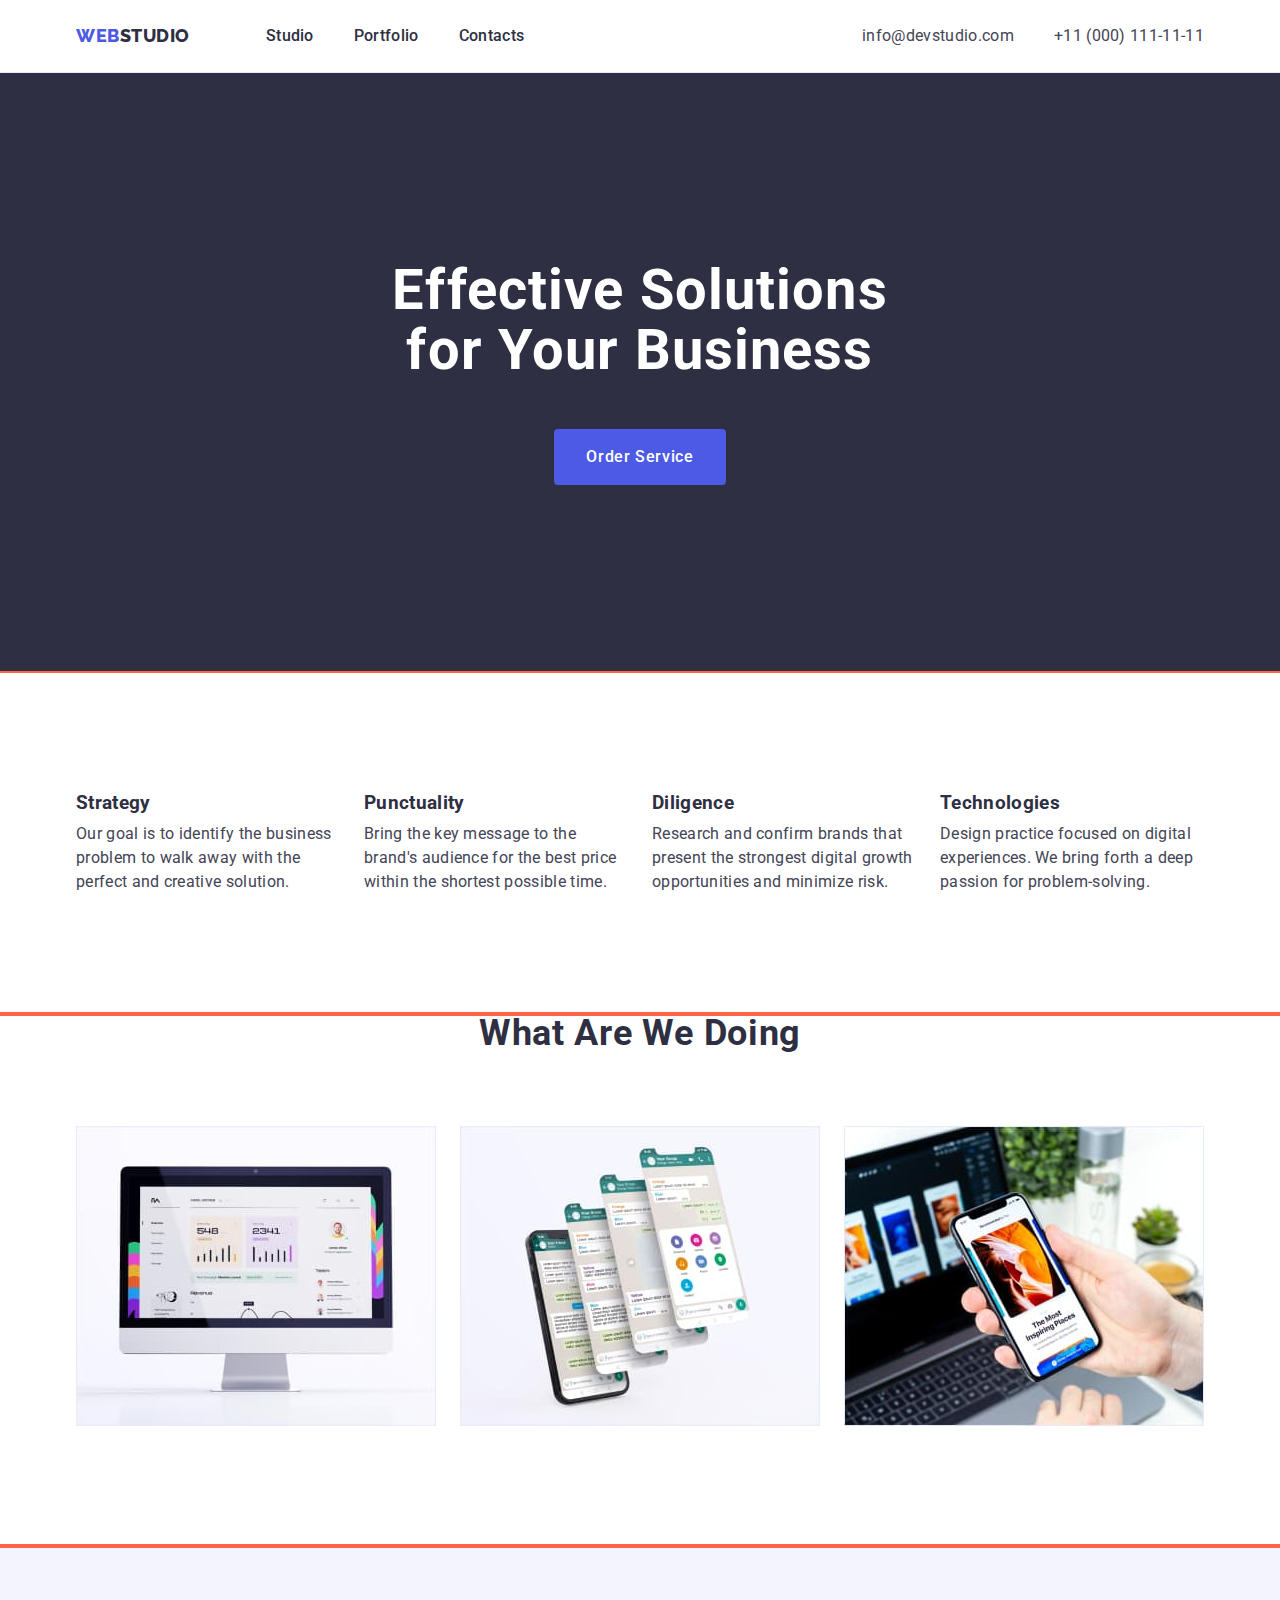
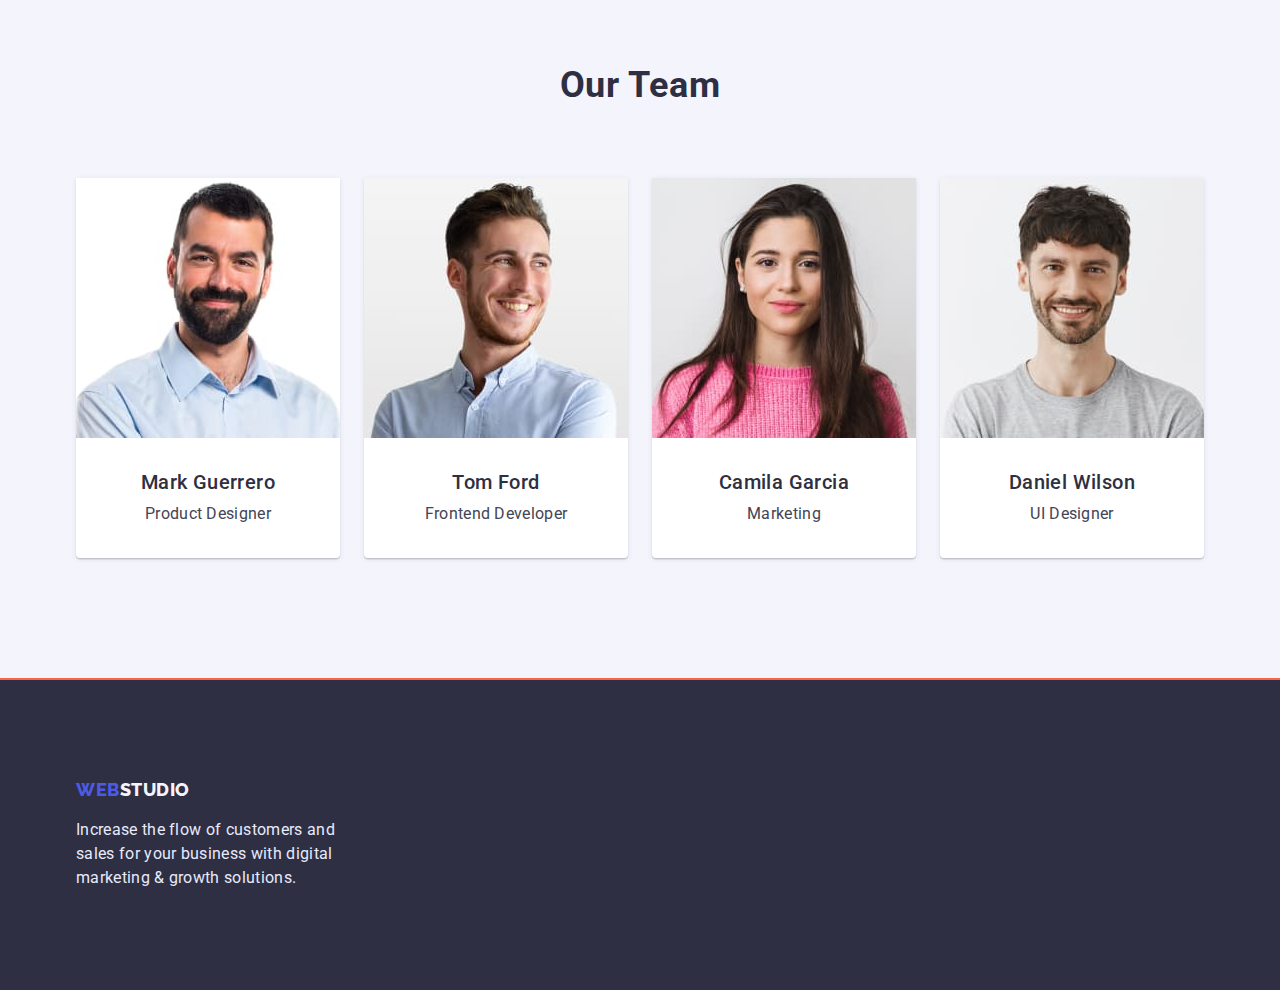
<file: index.html>
<!DOCTYPE html>
<html lang="en">
	<head>
		<meta charset="UTF-8" />
		<meta http-equiv="X-UA-Compatible" content="IE=edge" />
		<meta name="viewport" content="width=device-width, initial-scale=1.0" />
		<title>WebStudio</title>
		<link rel="preconnect" href="https://fonts.googleapis.com" />
		<link rel="preconnect" href="https://fonts.gstatic.com" crossorigin />
		<link href="https://fonts.googleapis.com/css2?family=Raleway:wght@800&family=Roboto:wght@400;500;700;800&display=swap" rel="stylesheet"/>
		<link href="https://cdn.jsdelivr.net/npm/modern-normalize@1.1.0/modern-normalize.min.css" rel="stylesheet"/>
		<link rel="stylesheet" href="./CSS/styles.css" />
	</head>
	<body>
		<!--HEADER-->
		<header class="header">
			<div class="container nav">
				<nav class="navigation">
					<a class="header-logo" href="./index.html">Web<span style="color: #2e2f42">Studio</span></a>
					<ul class="header-list list">
						<li class="header-item"><a class="header-link" href="./index.html">Studio</a></li>
						<li class="header-item"><a class="header-link" href="./portfolio.html">Portfolio</a></li>
						<li class="header-item"><a class="header-link" href="">Contacts</a></li>
					</ul> 
				</nav>
					<address class="header-address">
						<ul class="header-list address">
							<li class="header-item address"><a class="header-link address" href="mailto:info@devstudio.com">info@devstudio.com</a> </li>
							<li class="header-item address"><a class="header-link address" href="tel:+110001111111">+11 (000) 111-11-11</a> </li>
						</ul>
					</address>	
			</div>		
		</header>

		<!-- / HEADER -->

		<!--MAIN-->

		<main>

			<!--Hero section-->

			<section class="section-hero">
				<div class="container">
					<h1 class="hero-title">Effective Solutions for Your Business</h1>
					<button class="hero-btn" type="button">Order Service</button>
				</div>					
			</section>

			<!--Next section 1-->

			<section class="advantage-section section">
				<div class="container">
					<h2 class="visually-hidden">Advantages</h2>
					<ul class="section-list advantage">
						<li class="section-item advantage">
							<h3 class="section-item caption">Strategy</h3>
							<p class="caption-text">Our goal is to identify the business problem to walk away with the perfect and creative solution.</p>
						</li>
						<li class="section-item advantage">
							<h3 class="section-item caption">Punctuality</h3>
							<p class="caption-text">Bring the key message to the brand's audience for the best price within the shortest possible time.</p>							
						</li>
						<li class="section-item advantage">
							<h3 class="section-item caption">Diligence</h3>
							<p class="caption-text">Research and confirm brands that present the strongest digital growth opportunities and minimize risk.</p>
						</li>
						<li class="section-item advantage">
							<h3 class="section-item caption">Technologies</h3>
							<p class="caption-text">Design practice focused on digital experiences. We bring forth a deep passion for problem-solving.</p>							
						</li>
					</ul>
				</div>
			</section>

			<!--Next section 2-->

		<section class="activity-section section">
			<div class="container">	
				<h2 class="section-title">What are we doing</h2>
				<ul class="section-list activity">
					<li class="section-item second"><img class="section-img" src="./images/img-1.jpg" alt="Picture of monitor" width="360" height="300" /></li>
					<li class="section-item second"><img class="section-img" src="./images/img-2.jpg" alt="Triple screen of mobole phone" width="360" height="300"/></li>
					<li class="section-item second"><img class="section-img" src="./images/img-3.jpg" alt="Mobile phone with a certain app" width="360" height="300"/></li>
				</ul>
			</div>	
		</section>

			<!--Next section Team-->

			<section class="team-section section">
				<div class="container">
					<h2 class="section-title">Our Team</h2>
					<ul class="section-list team">
						<li class="section-item team">
							<img class="section-img" src="./images/team-card-1.jpg" alt="Team member 1" width="264" height="260" />
							<div class="caption-team">
								<h3 class="caption-item">Mark Guerrero</h3>
								<p class="caption-text">Product Designer</p>
							</div>	
						</li>	
						<li class="section-item team">
							<img class="section-img" src="./images/team-card-2.jpg" alt="Team member 2" width="264" height="260" />
							<div class="caption-team">
								<h3 class="caption-item">Tom Ford</h3>
								<p class="caption-text">Frontend Developer</p>
							</div>	
						</li>
						<li class="section-item team">
							<img class="section-img" src="./images/team-card-3.jpg" alt="Team member 3" width="264" height="260" />
							<div class="caption-team">
								<h3 class="caption-item">Camila Garcia</h3>
								<p class="caption-text">Marketing</p>
							</div>		
						</li>
						<li class="section-item team">
							<img class="section-img" src="./images/team-card-4.jpg" alt="Team member 4" width="264" height="260" />
							<div class="caption-team">
								<h3 class="caption-item">Daniel Wilson</h3>
								<p class="caption-text">UI Designer</p>
							</div>	
						</li>
					</ul>
				</div>
			</section>
		</main>

		<!--/MAIN-->

		

		<footer class="footer">
			<div class="container">
				<a class="footer-logo" href="./index.html"> Web<span style="color: #f4f4fd">Studio</span> </a>
				<p class="footer-text">Increase the flow of customers and sales for your business with digital marketing & growth solutions.</p>
			</div>
		</footer>

		<!--/Footer-->

	</body>
</html>
</file>
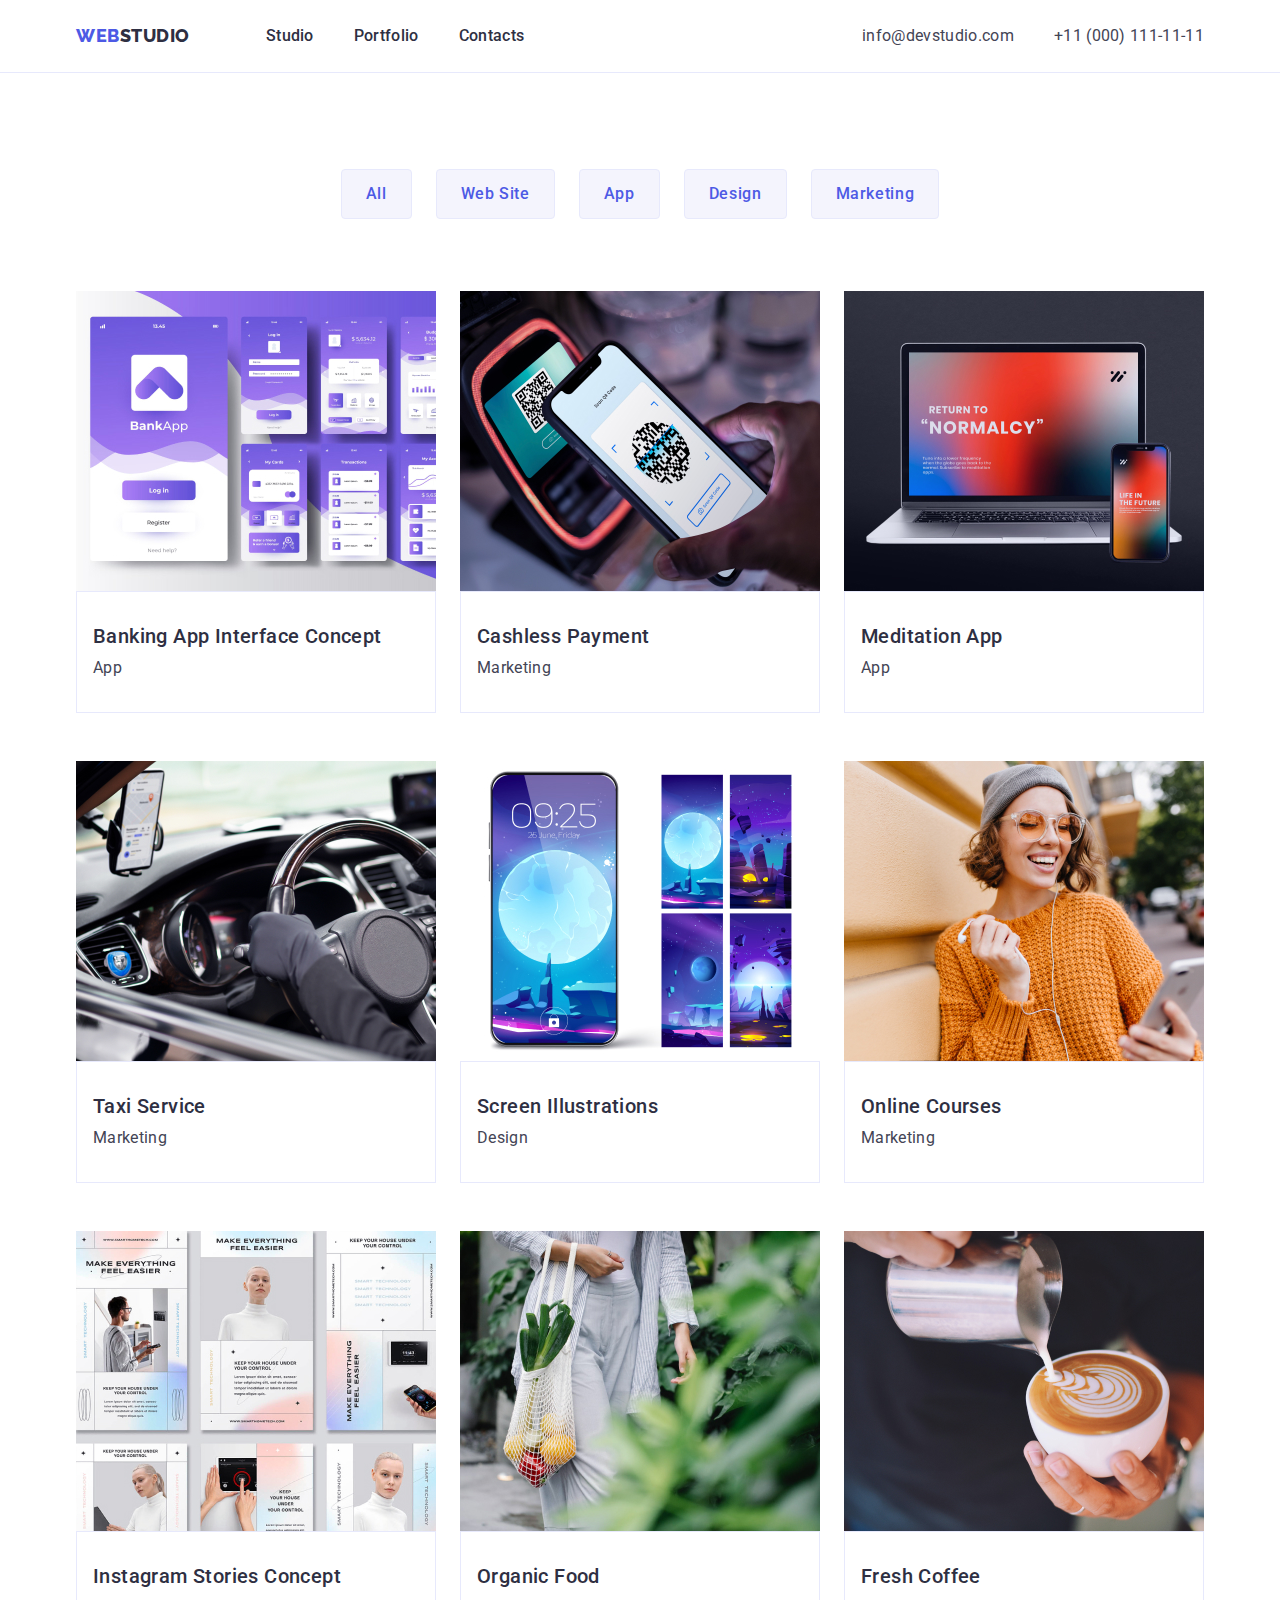
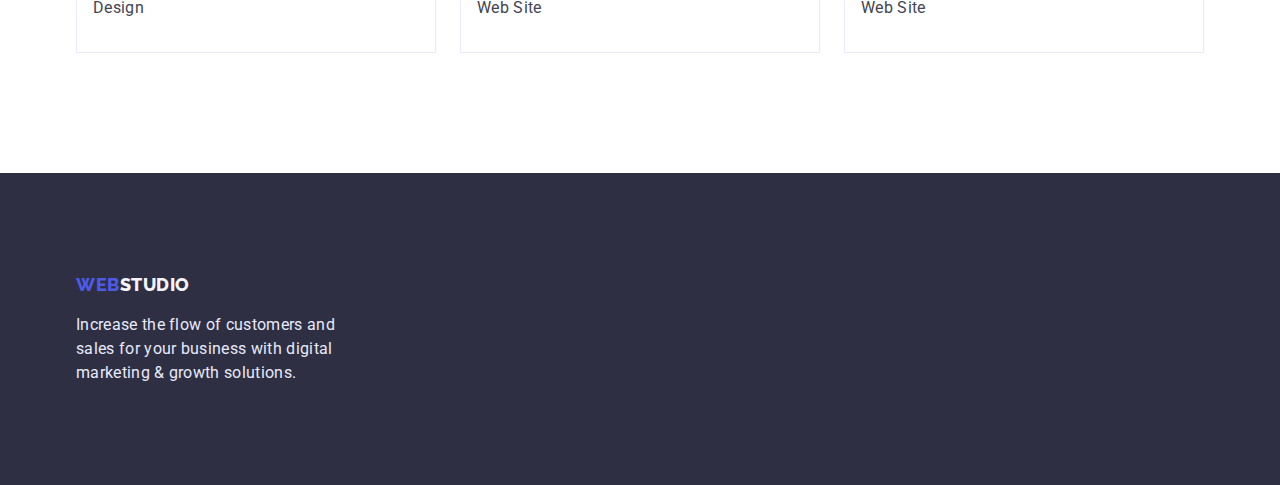
<file: portfolio.html>
<!DOCTYPE html>
<html lang="en">
	<head>
		<meta charset="UTF-8" />
		<meta http-equiv="X-UA-Compatible" content="IE=edge" />
		<meta name="viewport" content="width=device-width, initial-scale=1.0" />
		<title>Portfolio</title>
		<link rel="preconnect" href="https://fonts.googleapis.com" />
		<link rel="preconnect" href="https://fonts.gstatic.com" crossorigin />
		<link href="https://fonts.googleapis.com/css2?family=Raleway:wght@800&family=Roboto:wght@400;500&display=swap" rel="stylesheet"/>
		<link rel="stylesheet" href="https://cdn.jsdelivr.net/npm/modern-normalize@1.1.0/modern-normalize.min.css"/>
		<link rel="stylesheet" href="./CSS/styles.css"/>
	</head>
	<body>
		<!--HEADER-->
		<header class="header">
			<div class="container nav">
				<nav class="navigation">
						<a class="header-logo" href="./index.html">Web<span style="color: #2e2f42">Studio</span></a>
						<ul class="header-list list">
							<li class="header-item"><a class="header-link" href="./index.html" rel="noopener nofollow noreferrer">Studio</a></li>
							<li class="header-item"><a class="header-link" href="./portfolio.html" rel="noopener nofollow noreferrer">Portfolio</a></li>
							<li class="header-item"><a class="header-link" href="#" rel="noopener nofollow noreferrer">Contacts</a></li>
						</ul>
					</nav>
						<address class="header-address">
							<ul class="header-list address">
								<li class="header-item address"><a class="header-link address" href="mailto:info@devstudio.com">info@devstudio.com</a></li>
								<li class="header-item address"><a class="header-link address" href="tel:+110001111111">+11 (000) 111-11-11</a></li>
							</ul>
						</address>
			</div>		
		</header>

		<!--/HEADER-->

		<!--MAIN-->
		<main>

			<!--Main section-->

			<section class="section-portfolio">
				<div class="container">
				<h1 class="visually-hidden">Portfolio</h1>
				<ul class="section-list-btn">
					<li class="main-item-btn"><button class="filter first" type="button">All</button></li>
					<li class="main-item-btn"><button class="filter second" type="button">Web Site</button></li>
					<li class="main-item-btn"><button class="filter third" type="button">App</button></li>
					<li class="main-item-btn"><button class="filter fourth" type="button">Design</button></li>
					<li class="main-item-btn"><button class="filter fifth" type="button">Marketing</button></li>
				</ul>
				<ul class="section-list portfolio">
					<li class="section-item portfolio">
						<img class="section-img" src="./images/banking-app.jpg" alt="img-1" width="360" />
							<div class="container-portfolio">
								<h3 class="caption-item">Banking App Interface Concept</h2>
								<p class="caption-text">App</p>
							</div>
						</li>
						<li class="section-item portfolio">
							<img class="section-img" src="./images/cashless-payment.jpg" alt="img-2" width="360" />
							<div class="container-portfolio">
								<h3 class="caption-item">Cashless Payment</h2>
								<p class="caption-text">Marketing</p>
							</div>
						</li>
						<li class="section-item portfolio">
							<img class="section-img" src="./images/meditation-app.jpg" alt="img-3" width="360" />
							<div class="container-portfolio">
								<h3 class="caption-item">Meditation App</h2>
								<p class="caption-text">App</p>
							</div>
						</li>
						<li class="section-item portfolio">
							<img class="section-img" src="./images/taxi-service.jpg" alt="img-4" width="360" />
							<div class="container-portfolio">
								<h3 class="caption-item">Taxi Service</h2>
								<p class="caption-text">Marketing</p>
							</div>
						</li>
						<li class="section-item portfolio">
							<img class="section-img" src="./images/screen-illustration.jpg" alt="img-5" width="360" />
							<div class="container-portfolio">
								<h3 class="caption-item">Screen Illustrations</h2>
								<p class="caption-text">Design</p>
							</div>
						</li>
						<li class="section-item portfolio">
							<img class="section-img" src="./images/online-courses.jpg" alt="img-6" width="360" />
							<div class="container-portfolio">
								<h3 class="caption-item">Online Courses</h2>
								<p class="caption-text">Marketing</p>
							</div>
						</li>
						<li class="section-item portfolio">
							<img class="section-img" src="./images/instagram-concept.jpg" alt="img-7" width="360" />
							<div class="container-portfolio">
								<h3 class="caption-item">Instagram Stories Concept</h2>
								<p class="caption-text">Design</p>
							</div>
						</li>
						<li class="section-item portfolio">
							<img class="section-img" src="./images/organic-food.jpg" alt="img-8" width="360" />
							<div class="container-portfolio">
								<h3 class="caption-item">Organic Food</h2>
								<p class="caption-text">Web Site</p>
							</div>
						</li>
						<li class="section-item portfolio">
							<img class="section-img" src="./images/fresh-cofee.jpg" alt="img-9" width="360" />
							<div class="container-portfolio">
								<h3 class="caption-item">Fresh Coffee</h2>
								<p class="caption-text">Web Site</p>
							</div>
						</li>
					</ul>
				</div>
				
			</section>
		</main>

		<!--/MAIN-->

		<!--FOOTER-->

		<footer class="footer">
			<div class="container">
				<a class="footer-logo" href="./index.html"> Web<span style="color: #f4f4fd">Studio</span> </a>
				<p class="footer-text">Increase the flow of customers and sales for your business with digital marketing & growth solutions.</p>
				</div>
		</footer>

		<!--/FOOTER-->

	</body>
</html>
</file>
<file: CSS/styles.css>
:root {
	--primary-brand: #4d5ae5;
	--dark: #2e2f42;
	--success: #31d0aa;
	--text: #434455;
	--subtle-text: #8e8f99;
	--accent: #e7e9fc;
	--light: #f4f4fd;
	--button-active: #404bbf;
	--white-text-color: #ffffff;
	--modal-bg: #fcfcfc;
	--timing-function: cubic-bezier(0.4, 0, 0.2, 1);
}

body {
	font-family: Roboto, sans-serif;
	font-weight: 400px;
	font-size: 16px;
	letter-spacing: 0.02em;
	color: var(--dark);
	background-color: var(--white-text-color);
}

h1,
h2,
h3,
h4,
h5,
h6,
p {
	margin-top: 0;
	margin-bottom: 0;
}
ul {
	list-style: none;
	margin: 0;
	padding: 0;
}
a {
	text-decoration: none;
}

img {
	display: block;
	max-width: 100%;
	height: auto;
}
button {
	display: block;
	cursor: pointer;
	border: none;
	border-radius: 4px;
}
address {
	font-style: normal;
}

.container {
	max-width: 1158px;
	padding: 0 15px;
	margin: 0 auto;
}
.section {
	padding-top: 120px;
	padding-bottom: 120px;

	outline: 2px solid tomato;
}

.visually-hidden {
	position: absolute;
	width: 1px;
	height: 1px;
	margin: -1px;
	border: 0;
	padding: 0;

	white-space: nowrap;
	clip-path: inset(100%);
	clip: rect(0 0 0 0);
	overflow: hidden;
}

/* ------------------HADER------------------- */

.header {
	border-bottom: 1px solid var(--accent);
}

.header-logo {
	font-family: "Raleway";
	font-style: normal;
	font-weight: 800;
	font-size: 18px;
	line-height: 1.33;
	letter-spacing: 0.03em;
	text-transform: uppercase;
	/* IRIS */
	color: var(--primary-brand);
	margin-right: 76px;
}

.navigation {
	display: flex;
	align-items: center;
}
.header-list.list {
	display: flex;
	gap: 40px;
}
.nav {
	display: flex;
}
.header-list.address {
	display: flex;

	gap: 40px;
	padding-top: 24px;
	padding-bottom: 24px;
}

.header-item {
	font-weight: 500;
	line-height: 1.5;
}
.header-link {
	color: var(--dark);
}
.header-link:hover,
.header-link:focus {
	color: var(--button-active);
}

.header-address {
	margin-left: auto;
}
.header-list > .address,
.header-item > .address {
	font-weight: 400;
	line-height: 1.5;
	letter-spacing: 0.02em;
	/* SLATE */
	color: var(--text);
}

.header-link.address:hover,
.header-link.address:focus {
	color: var(--button-active);
}

/* ------------------/HEADER------------------- */

/* ------------------MAIN------------------- */

.section-hero {
	padding: 188px 0;
	background-color: var(--dark);
}
.hero-title {
	font-weight: 700;
	font-size: 56px;
	line-height: 1.07;
	letter-spacing: 0.02em;
	text-align: center;
	color: var(--white-text-color);

	width: 496px;
	margin-left: auto;
	margin-right: auto;
}

.hero-btn {
	font-family: Roboto;
	font-weight: 500;
	font-size: 16px;
	line-height: 1.5;
	letter-spacing: 0.04em;
	color: var(--white-text-color);
	background-color: var(--primary-brand);
	cursor: pointer;
	border: none;
	border-radius: 4px;

	padding: 16px 32px;
	margin-left: auto;
	margin-right: auto;
	margin-top: 48px;
}
.hero-btn:hover,
.hero-btn:focus {
	background-color: var(--button-active);
}

.section-title {
	font-weight: 700;
	font-size: 36px;
	letter-spacing: 0.02em;
	line-height: 1.11;
	text-align: center;
	text-transform: capitalize;
}
.section-list.advantage {
	display: flex;
	justify-content: space-between;
}
.section-item.advantage {
	width: 264px;
}
.activity-section {
	padding-top: 0;
}
.section-list.activity {
	display: flex;
	gap: 24px;
	margin-top: 72px;
}
.team-section {
	background-color: var(--light);
}
.section-list.team {
	display: flex;
	gap: 24px;
	margin-top: 72px;
}
.section-item.team {
	background-color: var(--white-text-color);
	box-shadow: 0px 1px 6px rgba(46, 47, 66, 0.08), 0px 1px 1px rgba(46, 47, 66, 0.16), 0px 2px 1px rgba(46, 47, 66, 0.08);
	border-radius: 0px 0px 4px 4px;
}
.section-item.caption {
	text-align: left;
	margin-bottom: 8px;
}

.caption-team {
	text-align: center;
	padding-top: 32px;
	padding-bottom: 32px;
}

.caption-item {
	font-weight: 500;
	letter-spacing: 0.02em;
	font-size: 20px;
	line-height: 1.2;
	margin-bottom: 8px;
}
.caption-text {
	letter-spacing: 0.02em;
	line-height: 1.5;
	/* SLATE */
	color: var(--text);
}

.section-list-btn {
	display: flex;
	justify-content: center;
	gap: 24px;

	margin-bottom: 72px;
}

.filter {
	font-family: inherit;
	font-weight: 500;
	font-size: 16px;
	line-height: 1.5;
	text-align: center;
	letter-spacing: 0.04em;

	color: var(--primary-brand);
	background: var(--light);
	border: 1px solid var(--accent);
	border-radius: 4px;

	padding: 12px 24px;
}
.filter:hover,
.filter:focus {
	color: var(--white-text-color);
	background-color: var(--button-active);
}

.section-portfolio {
	padding-top: 96px;
	padding-bottom: 120px;
}
.section-list.portfolio {
	display: flex;
	flex-wrap: wrap;
}

.section-item.portfolio:not(:nth-child(3n)) {
	margin-right: 24px;
}
.section-item.portfolio:not(:nth-last-child(-n + 3)) {
	margin-bottom: 48px;
}

.container-portfolio {
	padding-top: 32px;
	padding-bottom: 32px;
	padding-left: 16px;
	border: 1px solid var(--accent);
}
.caption.portfolio,
.caption-text.portfolio {
	text-align: left;
}

/* ------------------/MAIN------------------- */

/* ------------------FOOTER------------------- */

.footer {
	padding-top: 100px;
	padding-bottom: 100px;
	background-color: var(--dark);
}
.footer-logo {
	font-family: "Raleway";
	font-style: normal;
	font-weight: 800;
	font-size: 18px;
	line-height: 1.33;
	display: flex;
	align-items: center;
	letter-spacing: 0.03em;
	text-transform: uppercase;
	color: var(--primary-brand);

	margin-bottom: 16px;
}
.footer-text {
	font-weight: 400;
	font-size: 16px;
	line-height: 1.5;
	color: var(--accent);

	width: 264px;
}

/* ------------------/FOOTER------------------- */
</file>
